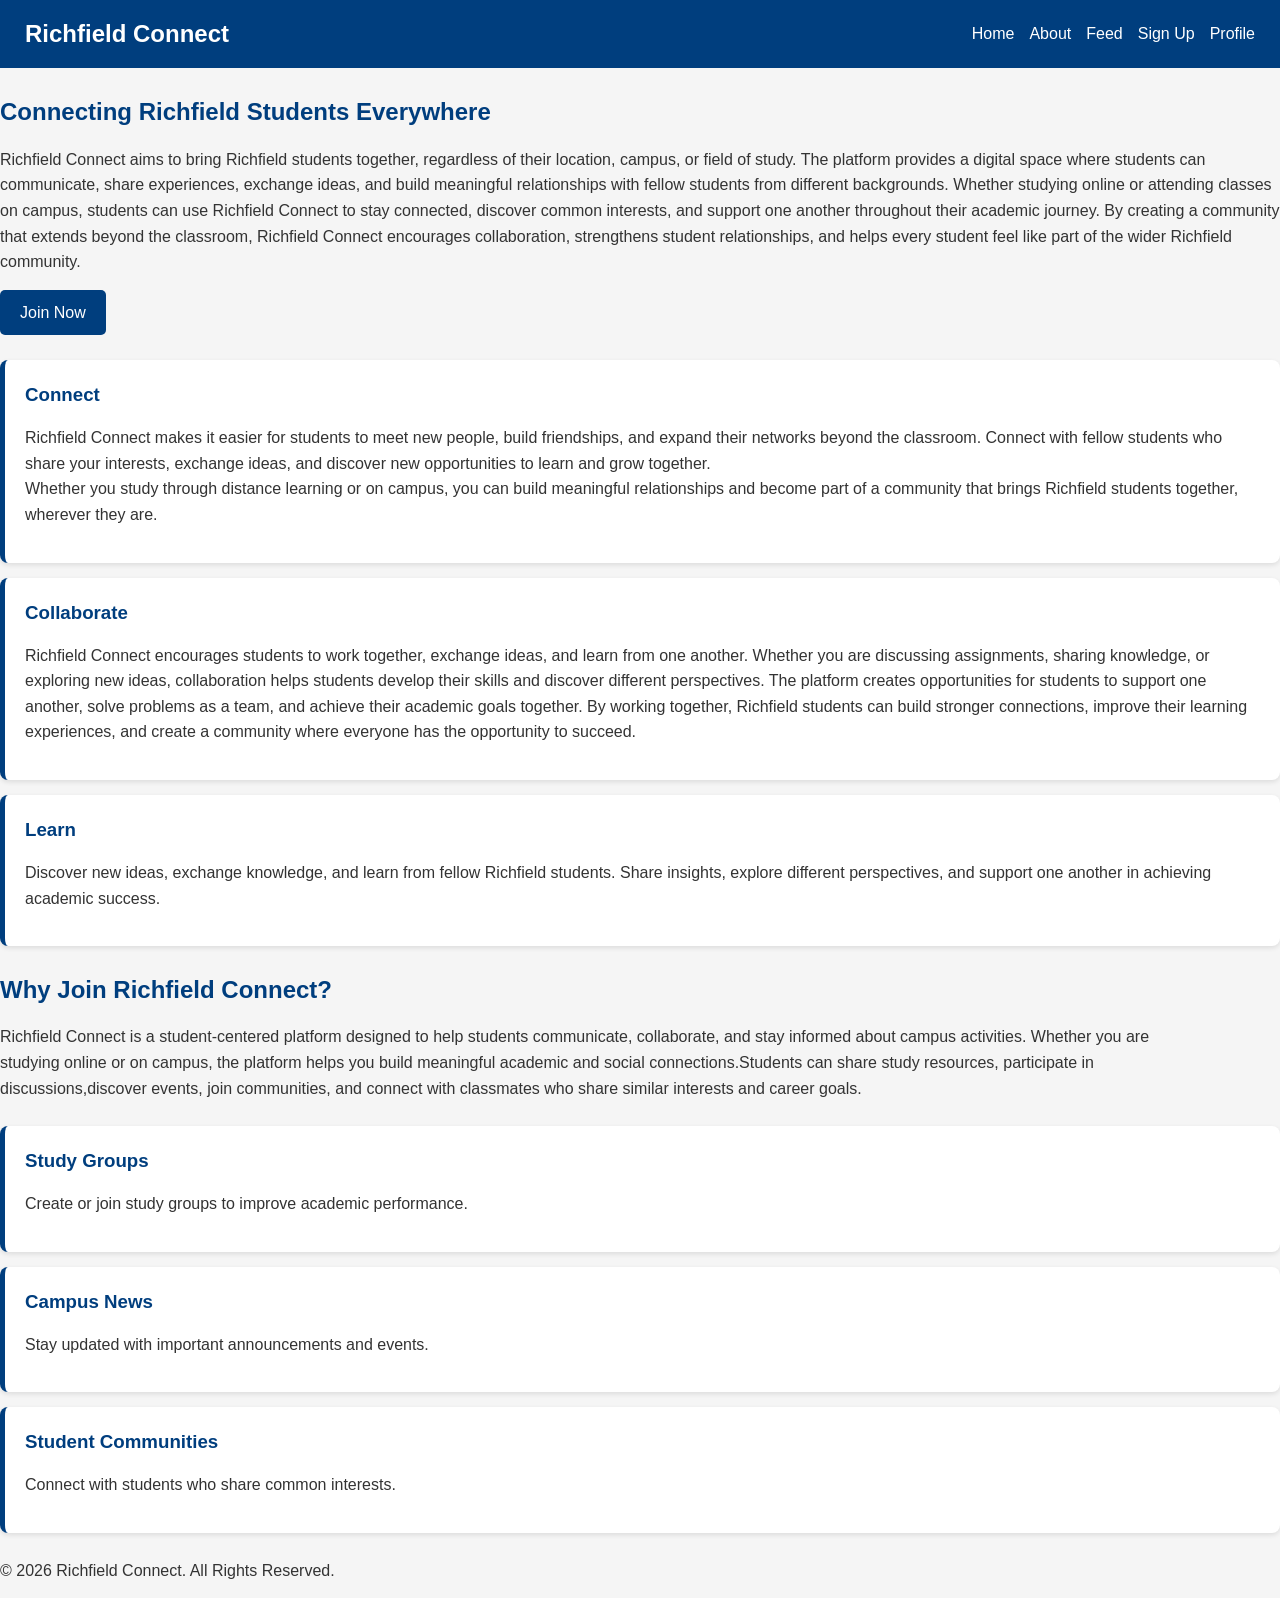
<file: index.html>
<!DOCTYPE html>
<html lang="en">
<head>
    <meta charset="UTF-8">
    <meta name="viewport" content="width=device-width, initial-scale=1.0">
    <title>Richfield Connect - Home</title>
    <link rel="stylesheet" href="style.css">
</head>
<body>

<header>
    <nav>
        <h2 class="logo">Richfield Connect</h2>

        <ul>
            <li><a href="index.html">Home</a></li>
            <li><a href="about.html">About</a></li>
            <li><a href="feed.html">Feed</a></li>
            <li><a href="signup.html">Sign Up</a></li>
            <li><a href="profile.html">Profile</a></li>
        </ul>
    </nav>
</header>

<section class="hero">
    <h1>Connecting Richfield Students Everywhere</h1>
    <p>Richfield Connect aims to bring Richfield students together, regardless of their location, campus, or field of study. The platform provides a digital space where students can communicate, share experiences, exchange ideas, and build meaningful relationships with fellow students from different backgrounds. Whether studying online or attending classes on campus, students can use Richfield Connect to stay connected, discover common interests, and support one another throughout their academic journey. By creating a community that extends beyond the classroom, Richfield Connect encourages collaboration, strengthens student relationships, and helps every student feel like part of the wider Richfield community.</p>
  <a href="signup.html" class="btn">Join Now</a>
</section>

<section class="features">
    <div class="card">
        <h3>Connect</h3>
        <p>Richfield Connect makes it easier for students to meet new people, build friendships, and expand their networks beyond the classroom. Connect with fellow students who share your interests, exchange ideas, and discover new opportunities to learn and grow together.<br> Whether you study through distance learning or on campus, you can build meaningful relationships and become part of a community that brings Richfield students together, wherever they are.</p>
    </div>

    <div class="card">
        <h3>Collaborate</h3>
        <p>Richfield Connect encourages students to work together, exchange ideas, and learn from one another. Whether you are discussing assignments, sharing knowledge, or exploring new ideas, collaboration helps students develop their skills and discover different perspectives. The platform creates opportunities for students to support one another, solve problems as a team, and achieve their academic goals together. By working together, Richfield students can build stronger connections, improve their learning experiences, and create a community where everyone has the opportunity to succeed.</p>
    </div>

    <div class="card">
        <h3>Learn</h3>
        <p>Discover new ideas, exchange knowledge, and learn from fellow Richfield students. Share insights, explore different perspectives, and support one another in achieving academic success.</p>
    </div>
</section>

<section class="container">
    <h2>Why Join Richfield Connect?</h2>

    <p>
        Richfield Connect is a student-centered platform designed to help
        students communicate, collaborate, and stay informed about campus
        activities. Whether you are studying online or on campus, the platform
        helps you build meaningful academic and social connections.Students can share study resources, participate in discussions,discover events, join communities, and connect with classmates who share similar interests and career goals.</p>
</section>

<section class="features">
    <div class="card">
        <h3>Study Groups</h3>
        <p>Create or join study groups to improve academic performance.</p>
    </div>

    <div class="card">
        <h3>Campus News</h3>
        <p>Stay updated with important announcements and events.</p>
    </div>

    <div class="card">
        <h3>Student Communities</h3>
        <p>Connect with students who share common interests.</p>
    </div>
</section>

<footer>
    <p>&copy; 2026 Richfield Connect. All Rights Reserved.</p>
</footer>

</body>
</html>
</file>
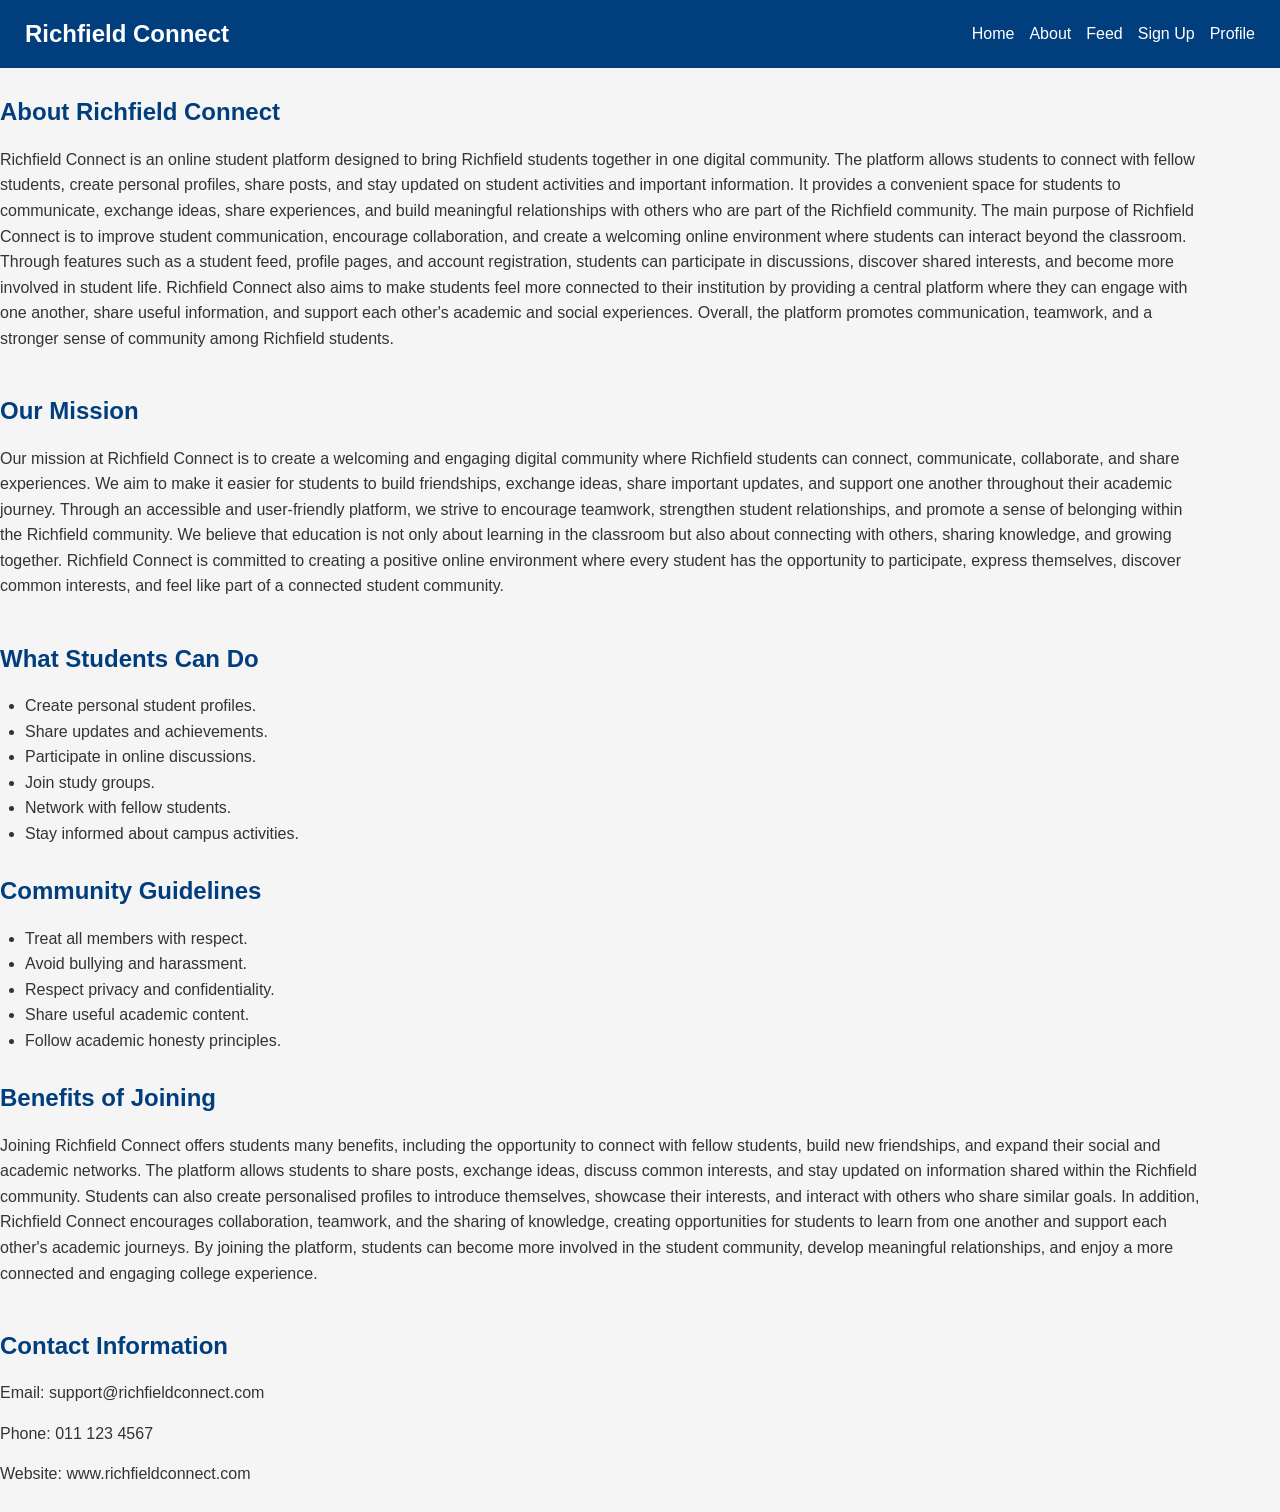
<file: about.html>
<!DOCTYPE html>
<html lang="en">
<head>
    <meta charset="UTF-8">
    <meta name="viewport" content="width=device-width, initial-scale=1.0">
    <title>About</title>
    <link rel="stylesheet" href="style.css">
</head>
<body>

<nav>
    <h2 class="logo">Richfield Connect</h2>

    <ul>
        <li><a href="index.html">Home</a></li>
        <li><a href="about.html">About</a></li>
        <li><a href="feed.html">Feed</a></li>
        <li><a href="signup.html">Sign Up</a></li>
        <li><a href="profile.html">Profile</a></li>
    </ul>
</nav>

<section class="container">

    <h1>About Richfield Connect</h1>

    <p>
        Richfield Connect is an online student platform designed to bring Richfield students together in one digital community. The platform allows students to connect with fellow students, create personal profiles, share posts, and stay updated on student activities and important information. It provides a convenient space for students to communicate, exchange ideas, share experiences, and build meaningful relationships with others who are part of the Richfield community.

The main purpose of Richfield Connect is to improve student communication, encourage collaboration, and create a welcoming online environment where students can interact beyond the classroom. Through features such as a student feed, profile pages, and account registration, students can participate in discussions, discover shared interests, and become more involved in student life.

Richfield Connect also aims to make students feel more connected to their institution by providing a central platform where they can engage with one another, share useful information, and support each other's academic and social experiences. Overall, the platform promotes communication, teamwork, and a stronger sense of community among Richfield students.
    </p>

    <br>

    <h2>Our Mission</h2>

    <p>

Our mission at Richfield Connect is to create a welcoming and engaging digital community where Richfield students can connect, communicate, collaborate, and share experiences. We aim to make it easier for students to build friendships, exchange ideas, share important updates, and support one another throughout their academic journey.

Through an accessible and user-friendly platform, we strive to encourage teamwork, strengthen student relationships, and promote a sense of belonging within the Richfield community. We believe that education is not only about learning in the classroom but also about connecting with others, sharing knowledge, and growing together.

Richfield Connect is committed to creating a positive online environment where every student has the opportunity to participate, express themselves, discover common interests, and feel like part of a connected student community.
    </p>

    <br>

    <h2>What Students Can Do</h2>

    <ul>
        <li>Create personal student profiles.</li>
        <li>Share updates and achievements.</li>
        <li>Participate in online discussions.</li>
        <li>Join study groups.</li>
        <li>Network with fellow students.</li>
        <li>Stay informed about campus activities.</li>
    </ul>

    <br>

    <h2>Community Guidelines</h2>

    <ul>
        <li>Treat all members with respect.</li>
        <li>Avoid bullying and harassment.</li>
        <li>Respect privacy and confidentiality.</li>
        <li>Share useful academic content.</li>
        <li>Follow academic honesty principles.</li>
    </ul>

    <br>

    <h2>Benefits of Joining</h2>

    <p>
       Joining Richfield Connect offers students many benefits, including the opportunity to connect with fellow students, build new friendships, and expand their social and academic networks. The platform allows students to share posts, exchange ideas, discuss common interests, and stay updated on information shared within the Richfield community. Students can also create personalised profiles to introduce themselves, showcase their interests, and interact with others who share similar goals. In addition, Richfield Connect encourages collaboration, teamwork, and the sharing of knowledge, creating opportunities for students to learn from one another and support each other's academic journeys. By joining the platform, students can become more involved in the student community, develop meaningful relationships, and enjoy a more connected and engaging college experience.
    </p>

    <br>

    <h2>Contact Information</h2>

    <p>Email: support@richfieldconnect.com</p>
    <p>Phone: 011 123 4567</p>
    <p>Website: www.richfieldconnect.com</p>

</section>

</body>
</html>
</file>
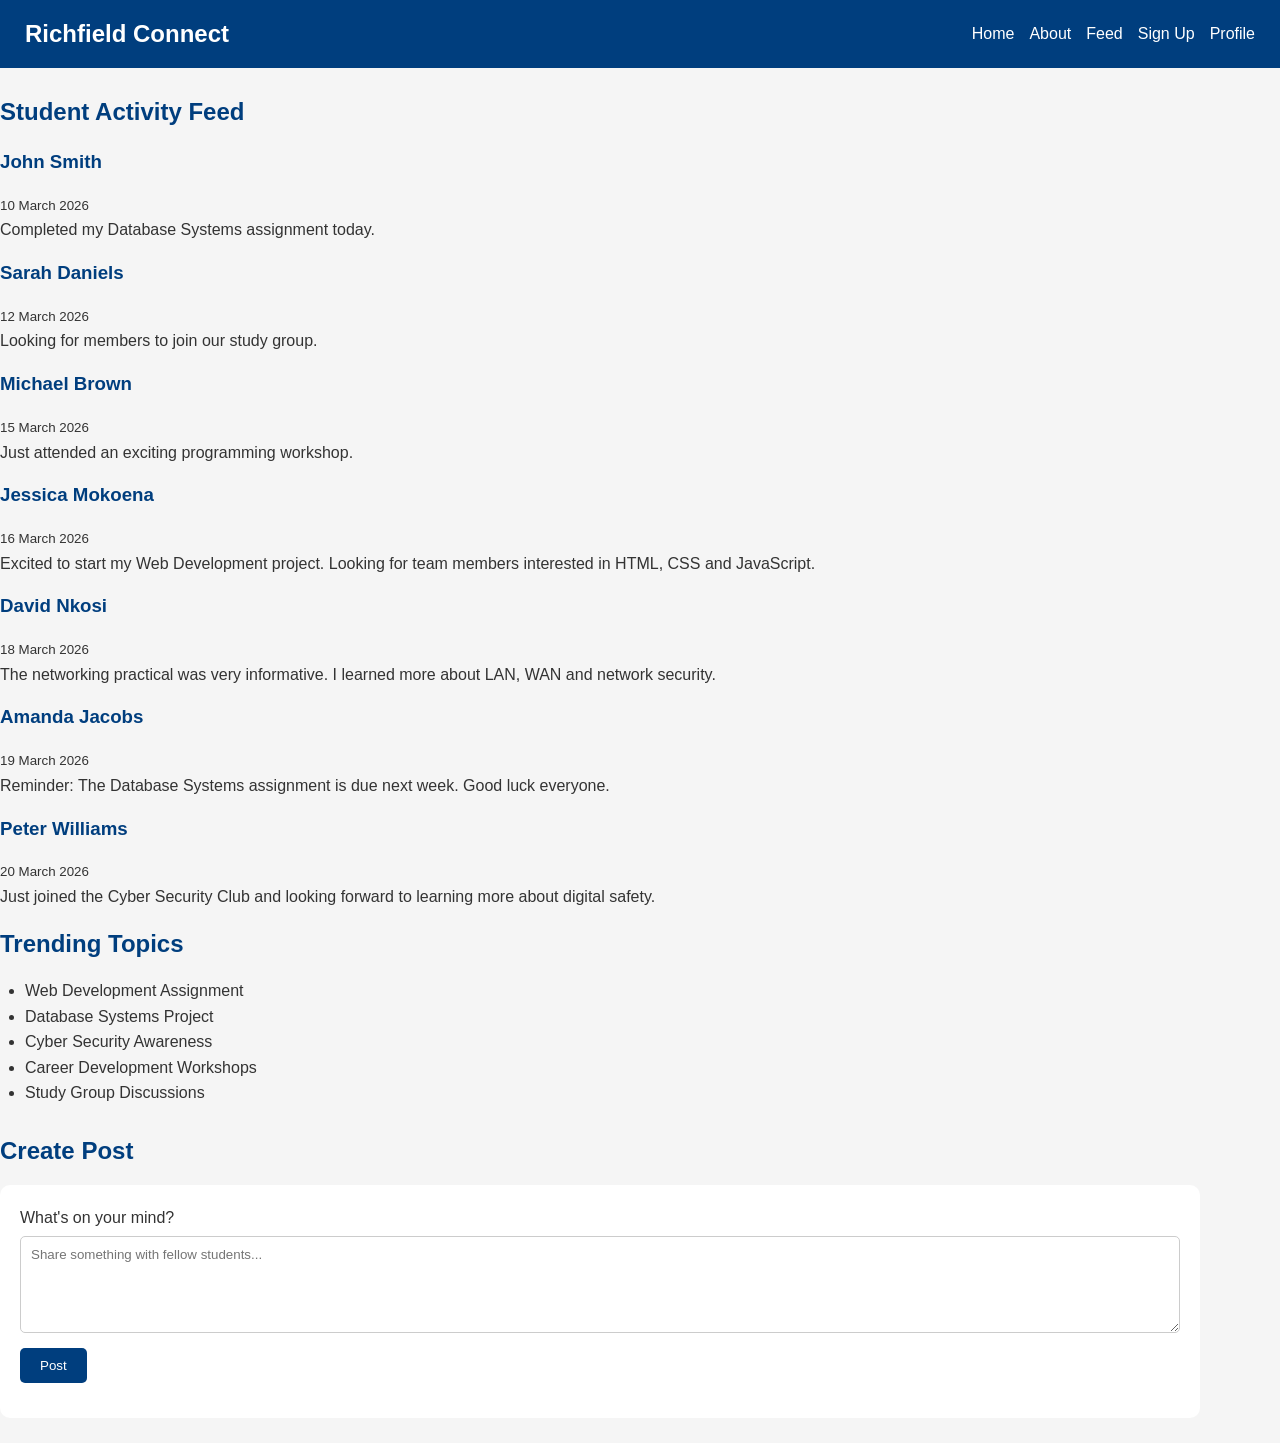
<file: feed.html>
<!DOCTYPE html>
<html lang="en">
<head>
    <meta charset="UTF-8">
    <meta name="viewport" content="width=device-width, initial-scale=1.0">
    <title>Feed</title>
    <link rel="stylesheet" href="style.css">
</head>
<body>

<nav>
    <h2 class="logo">Richfield Connect</h2>

    <ul>
        <li><a href="index.html">Home</a></li>
        <li><a href="about.html">About</a></li>
        <li><a href="feed.html">Feed</a></li>
        <li><a href="signup.html">Sign Up</a></li>
        <li><a href="profile.html">Profile</a></li>
    </ul>
</nav>

<section class="container" id="feedContainer">

<h1>Student Activity Feed</h1>

<div class="post">
    <h3>John Smith</h3>
    <small>10 March 2026</small>
    <p>Completed my Database Systems assignment today.</p>
</div>

<div class="post">
    <h3>Sarah Daniels</h3>
    <small>12 March 2026</small>
    <p>Looking for members to join our study group.</p>
</div>

<div class="post">
    <h3>Michael Brown</h3>
    <small>15 March 2026</small>
    <p>Just attended an exciting programming workshop.</p>
</div>

<div class="post">
    <h3>Jessica Mokoena</h3>
    <small>16 March 2026</small>
    <p>
        Excited to start my Web Development project.
        Looking for team members interested in HTML, CSS and JavaScript.
    </p>
</div>

<div class="post">
    <h3>David Nkosi</h3>
    <small>18 March 2026</small>
    <p>
        The networking practical was very informative.
        I learned more about LAN, WAN and network security.
    </p>
</div>

<div class="post">
    <h3>Amanda Jacobs</h3>
    <small>19 March 2026</small>
    <p>
        Reminder: The Database Systems assignment is due next week.
        Good luck everyone.
    </p>
</div>

<div class="post">
    <h3>Peter Williams</h3>
    <small>20 March 2026</small>
    <p>
        Just joined the Cyber Security Club and looking
        forward to learning more about digital safety.
    </p>
</div>

<h2>Trending Topics</h2>

<ul>
    <li>Web Development Assignment</li>
    <li>Database Systems Project</li>
    <li>Cyber Security Awareness</li>
    <li>Career Development Workshops</li>
    <li>Study Group Discussions</li>
</ul>

<br>


<h2>Create Post</h2>

<form id="postForm">
    <label for="postContent">What's on your mind?</label>

    <textarea
        id="postContent"
        rows="5"
        placeholder="Share something with fellow students..."
        required
    ></textarea>

    <button type="submit" class="btn">Post</button>

    <p id="postMessage" role="status"></p>
</form>

<div id ="newPosts"></div>

<script src="script.js"></script>
</section>

</body>
</html>
</file>
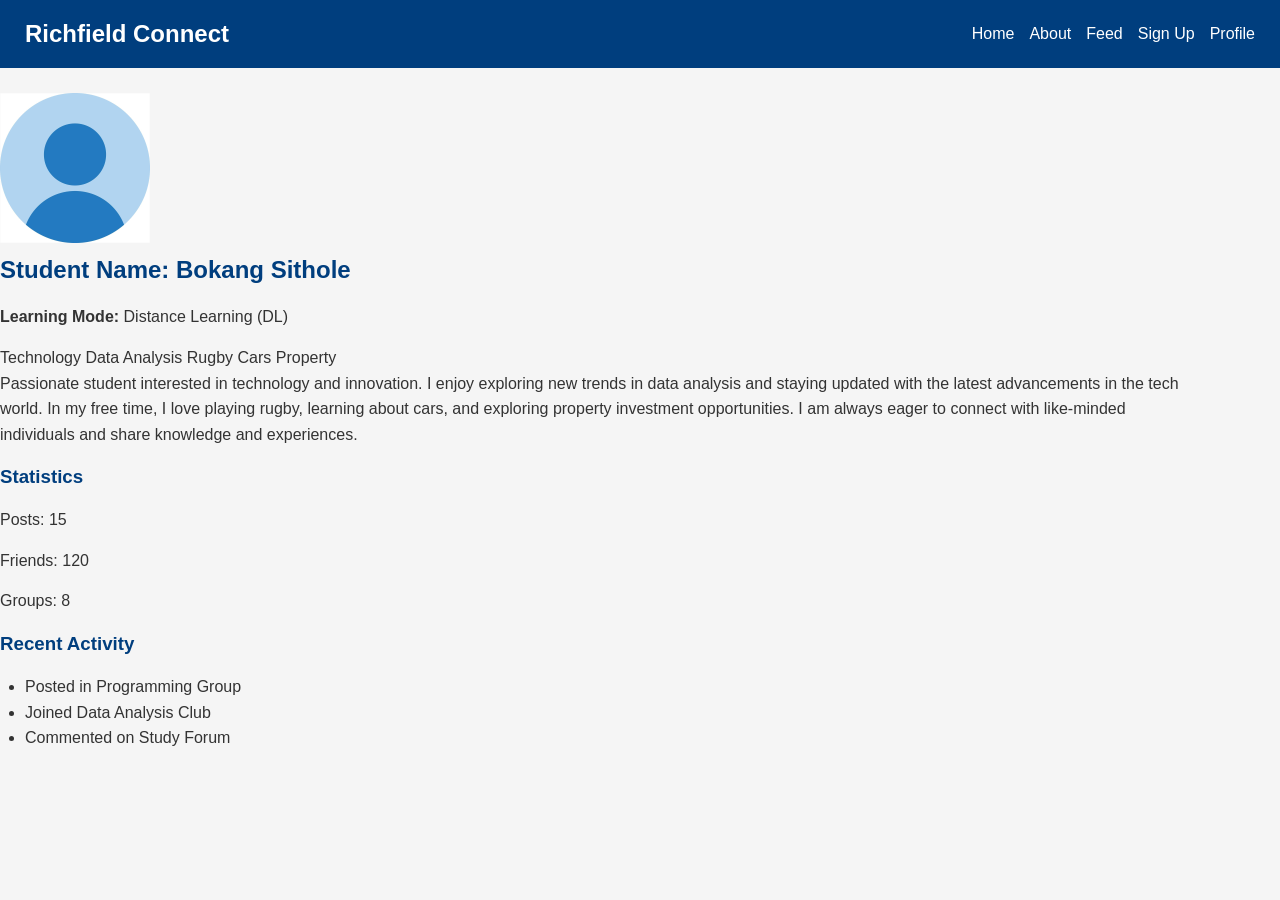
<file: profile.html>
<!DOCTYPE html>
<html lang="en">
<head>
    <meta charset="UTF-8">
    <title>Profile</title>
    <link rel="stylesheet" href="style.css">
</head>
<body>

<nav>
    <h2 class="logo">Richfield Connect</h2>
    <ul>
        <li><a href="index.html">Home</a></li>
        <li><a href="about.html">About</a></li>
        <li><a href="feed.html">Feed</a></li>
        <li><a href="signup.html">Sign Up</a></li>
        <li><a href="profile.html">Profile</a></li>
    </ul>
</nav>

<section class="container">

<div class="profile-card">

<img src="images/profile.jpg"
 alt="Profile picture"
 width="150" height="150">

<h2>Student Name: Bokang Sithole</h2>

<p><strong>Learning Mode:</strong> Distance Learning (DL)</p>

<div class="interest-tags">
    <span>Technology</span>
    <span>Data Analysis</span>
    <span>Rugby</span>
    <span>Cars</span>
    <span>Property</span>
</div>

<p>
Passionate student interested in technology and innovation. I enjoy exploring new trends in data analysis and staying updated with the latest advancements in the tech world. In my free time, I love playing rugby, learning about cars, and exploring property investment opportunities. I am always eager to connect with like-minded individuals and share knowledge and experiences.
</p>

<h3>Statistics</h3>

<p>Posts: 15</p>
<p>Friends: 120</p>
<p>Groups: 8</p>

<h3>Recent Activity</h3>

<ul>
    <li>Posted in Programming Group</li>
    <li>Joined Data Analysis Club</li>
    <li>Commented on Study Forum</li>
</ul>

</div>

</section>

</body>
</html>
</file>
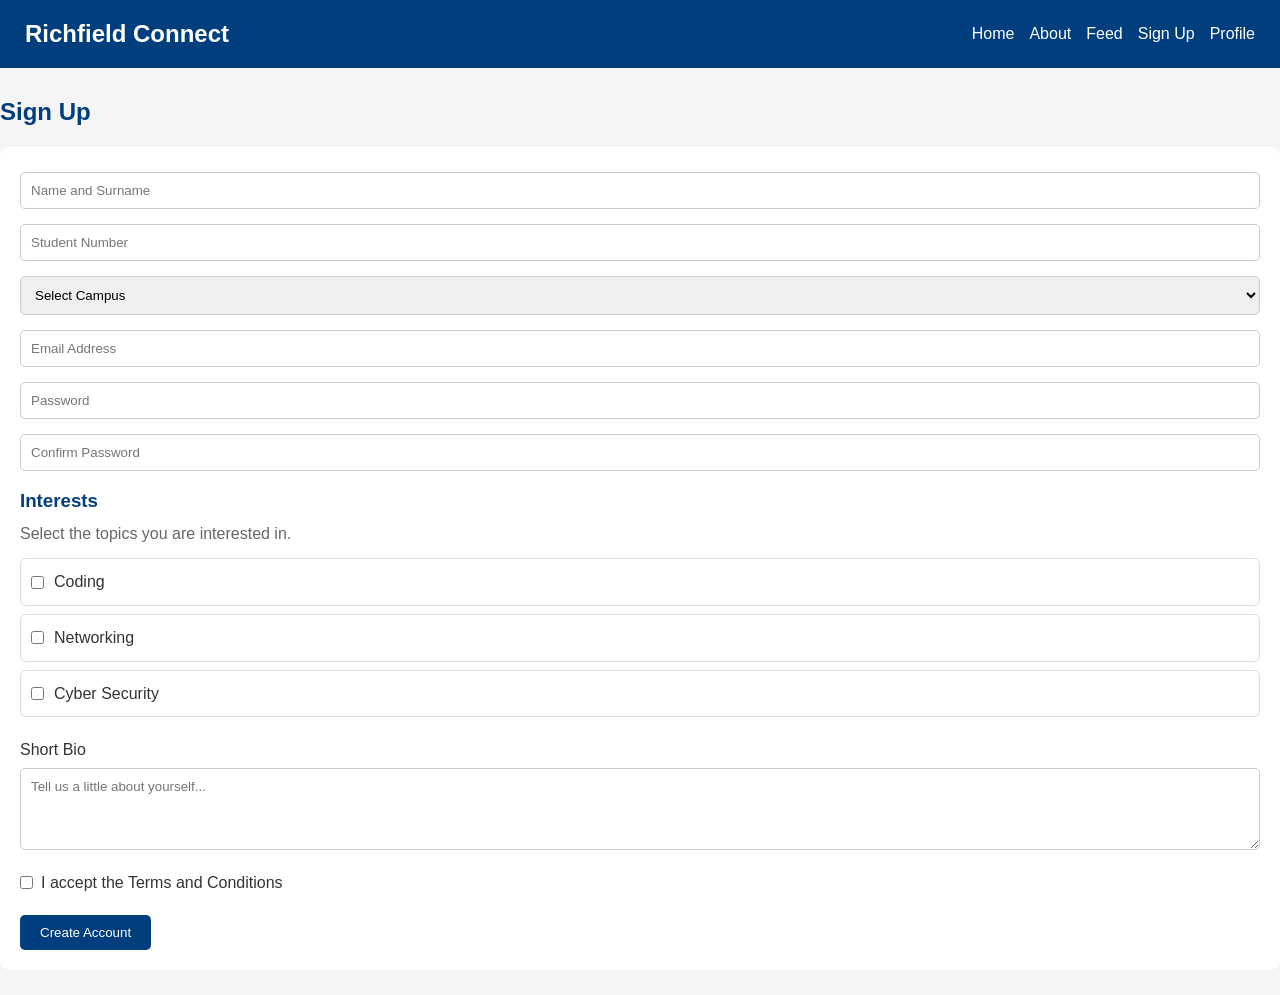
<file: signup.html>
<!DOCTYPE html>
<html lang="en">
<head>
    <meta charset="UTF-8">
    <title>Sign Up</title>
    <link rel="stylesheet" href="style.css">
</head>
<body>

<nav>
    <h2 class="logo">Richfield Connect</h2>
    <ul>
        <li><a href="index.html">Home</a></li>
        <li><a href="about.html">About</a></li>
        <li><a href="feed.html">Feed</a></li>
        <li><a href="signup.html">Sign Up</a></li>
        <li><a href="profile.html">Profile</a></li>
    </ul>
</nav>

<section class="form-container">

<h1>Sign Up</h1>

<form id="signupForm">

<input type="text" placeholder="Name and Surname" required>

<input type="text" id="student-number" placeholder="Student Number" required>

<select id="campus">
    <option>Select Campus</option>
    <option>Johannesburg</option>
    <option>Pretoria</option>
    <option>Durban</option>
    <option>Cape Town</option>
</select>

<input type="email" id="email" placeholder="Email Address" required>

<input type="password" id="password" placeholder="Password" required>

<input type="password" id="confirm-password" placeholder="Confirm Password" required>


<div class="form-group">
    <h3>Interests</h3>
    <p>Select the topics you are interested in.</p>

    <label class="interest-option">
        <input type="checkbox" name="interests" value="Coding">
        <span>Coding</span>
    </label>

    <label class="interest-option">
        <input type="checkbox" name="interests" value="Networking">
        <span>Networking</span>
    </label>

    <label class="interest-option">
        <input type="checkbox" name="interests" value="Cyber Security">
        <span>Cyber Security</span>
    </label>
</div>

<div class="form-group">
    <label for="bio">Short Bio</label>
    <textarea id="bio" name="bio" rows="4"
        placeholder="Tell us a little about yourself..."></textarea>
</div>

<div class="form-group">
    <label class="terms-label">
        <input type="checkbox" name="terms" required>
        I accept the Terms and Conditions
    </label>
</div>

<button type="submit" class="btn">Create Account</button>

</form>

</section>

<script src="script.js"></script>

</body>
</html>
</file>
<file: style.css>
/* General Styling */
* {
    margin: 0;
    padding: 0;
    box-sizing: border-box;
}

/* Richfield Colour Scheme */
:root {
    --richfield-blue: #003E7E;
    --richfield-light: #EAF2FB;
    --white: #FFFFFF;
    --grey: #666666;
    --light-grey: #F5F5F5;
}

body {
    font-family: Arial, sans-serif;
    line-height: 1.6;
    background-color: var(--light-grey);
    color: #333;
    padding: 0;
    margin: 0;
}

/* Headings */
h1,
h2,
h3 {
    margin-bottom: 15px;
    color: var(--richfield-blue);
    text-align: left;
}

nav {
    background-color: var(--richfield-blue);
    padding: 15px 25px;
    width: 100%;
    display: flex;
    justify-content: space-between;
    align-items: center;
    flex-wrap: wrap;
    gap: 15px;
}

nav .logo {
    color: var(--white);
    margin-bottom: 0;
}

nav ul {
    display: flex;
    flex-direction: row;
    flex-wrap: wrap;
    justify-content: flex-start;
    align-items: center;
    list-style: none;
    gap: 15px;
    margin: 0;
    padding: 0;
}

nav ul li {
    list-style: none;
}

nav ul li a,
nav a {
    color: var(--white);
    text-decoration: none;
}

nav a:hover {
    color: var(--richfield-light);
}

/* Main Content */
main {
    width: 100%;
    max-width: 1200px;
    margin: 0 auto;
    text-align: left;
}

section {
    width: 100%;
    margin: 25px 0;
    text-align: left;
}

section h1,
section h2,
section h3,
section p {
    text-align: left;
}

/* Paragraphs and Lists */
p {
    margin-bottom: 15px;
}

ul {
    padding-left: 25px;
}

/* Cards */
.card {
    display: block;
    width: 100%;
    background-color: var(--white);
    border-left: 5px solid var(--richfield-blue);
    padding: 20px;
    margin: 15px 0;
    border-radius: 8px;
    box-shadow: 0 2px 5px rgba(0, 0, 0, 0.1);
}

/* General Content Layout */
.container {
    display: block;
    width: 100%;
    max-width: 1200px;
    margin: 25px 0;
    text-align: left;
}

.item {
    display: block;
    width: 100%;
    margin-bottom: 20px;
    text-align: left;
}

/* About Page Layout Fix */
.about-section {
    display: block;
    width: 100%;
    margin: 25px 0;
    text-align: left;
}

.about-section h2,
.about-section h3 {
    display: block;
    width: 100%;
    margin-bottom: 12px;
    text-align: left;
}

.about-section p {
    display: block;
    width: 100%;
    max-width: 100%;
    line-height: 1.8;
    text-align: left;
    overflow-wrap: break-word;
}

.about-section ul {
    display: block;
    width: 100%;
    padding-left: 25px;
    margin-top: 10px;
}

.about-section li {
    margin-bottom: 5px;
}

/* About Page: Stack Information Under Headings */
.about-section .container {
    display: block;
    width: 100%;
}

.about-section .item {
    display: block;
    width: 100%;
    margin-bottom: 20px;
    text-align: left;
}

/* Benefits of Joining */
.about-section h2 + p {
    margin-top: 0;
}

/* Buttons */
.btn,
button {
    display: inline-block;
    padding: 10px 20px;
    background-color: var(--richfield-blue);
    color: var(--white);
    text-decoration: none;
    border: none;
    border-radius: 5px;
    cursor: pointer;
    transition: background-color 0.3s ease;
}

.btn:hover,
button:hover {
    background-color: #0056b3;
}

/* Forms */
form {
    background-color: var(--white);
    padding: 20px;
    border-radius: 10px;
}

input,
textarea,
select {
    display: block;
    width: 100%;
    padding: 10px;
    margin-top: 5px;
    margin-bottom: 15px;
    border: 1px solid #ccc;
    border-radius: 5px;
    font-family: inherit;
}

input:focus,
textarea:focus,
select:focus {
    border-color: var(--richfield-blue);
    outline: none;
    box-shadow: 0 0 5px rgba(0, 62, 126, 0.25);
}

/* Responsive Design */
@media (max-width: 768px) {
    body {
        padding: 10px;
    }

    nav ul {
        gap: 12px;
    }

    .container {
        flex-direction: column;
        align-items: stretch;
    }

    .item {
        width: 100%;
        flex: 1 1 auto;
    }

    .about-section {
        width: 100%;
    }

    .about-section .container {
        display: block;
    }

    .about-section .item {
        width: 100%;
    }

    .btn {
        max-width: 100%;
    }
}

/* Sign Up Form Interests */
.form-group {
    margin-bottom: 20px;
}

.form-group h3 {
    margin-bottom: 5px;
}

.form-group p {
    color: var(--grey);
    margin-bottom: 12px;
}

.form-group label {
    margin-bottom: 10px;
}

.form-group .interest-option {
    display: flex;
    align-items: center;
    gap: 10px;
    padding: 10px;
    margin-bottom: 8px;
    background-color: var(--white);
    border: 1px solid #ddd;
    border-radius: 6px;
    cursor: pointer;
}

.form-group .interest-option input[type="checkbox"] {
    width: auto;
    margin: 0;
}

.form-group .interest-option:hover {
    border-color: var(--richfield-blue);
}

.form-group textarea {
    width: 100%;
    resize: vertical;
}

.form-group .terms-label {
    display: flex;
    align-items: center;
    gap: 8px;
}

.form-group .terms-label input[type="checkbox"] {
    width: auto;
    margin: 0;
}
.profile-picture {
    display: block;
    width: 150px;
    height: 150px;
    object-fit: cover;
    border-radius: 50%;
    margin: 0 auto 20px;
}
</file>
